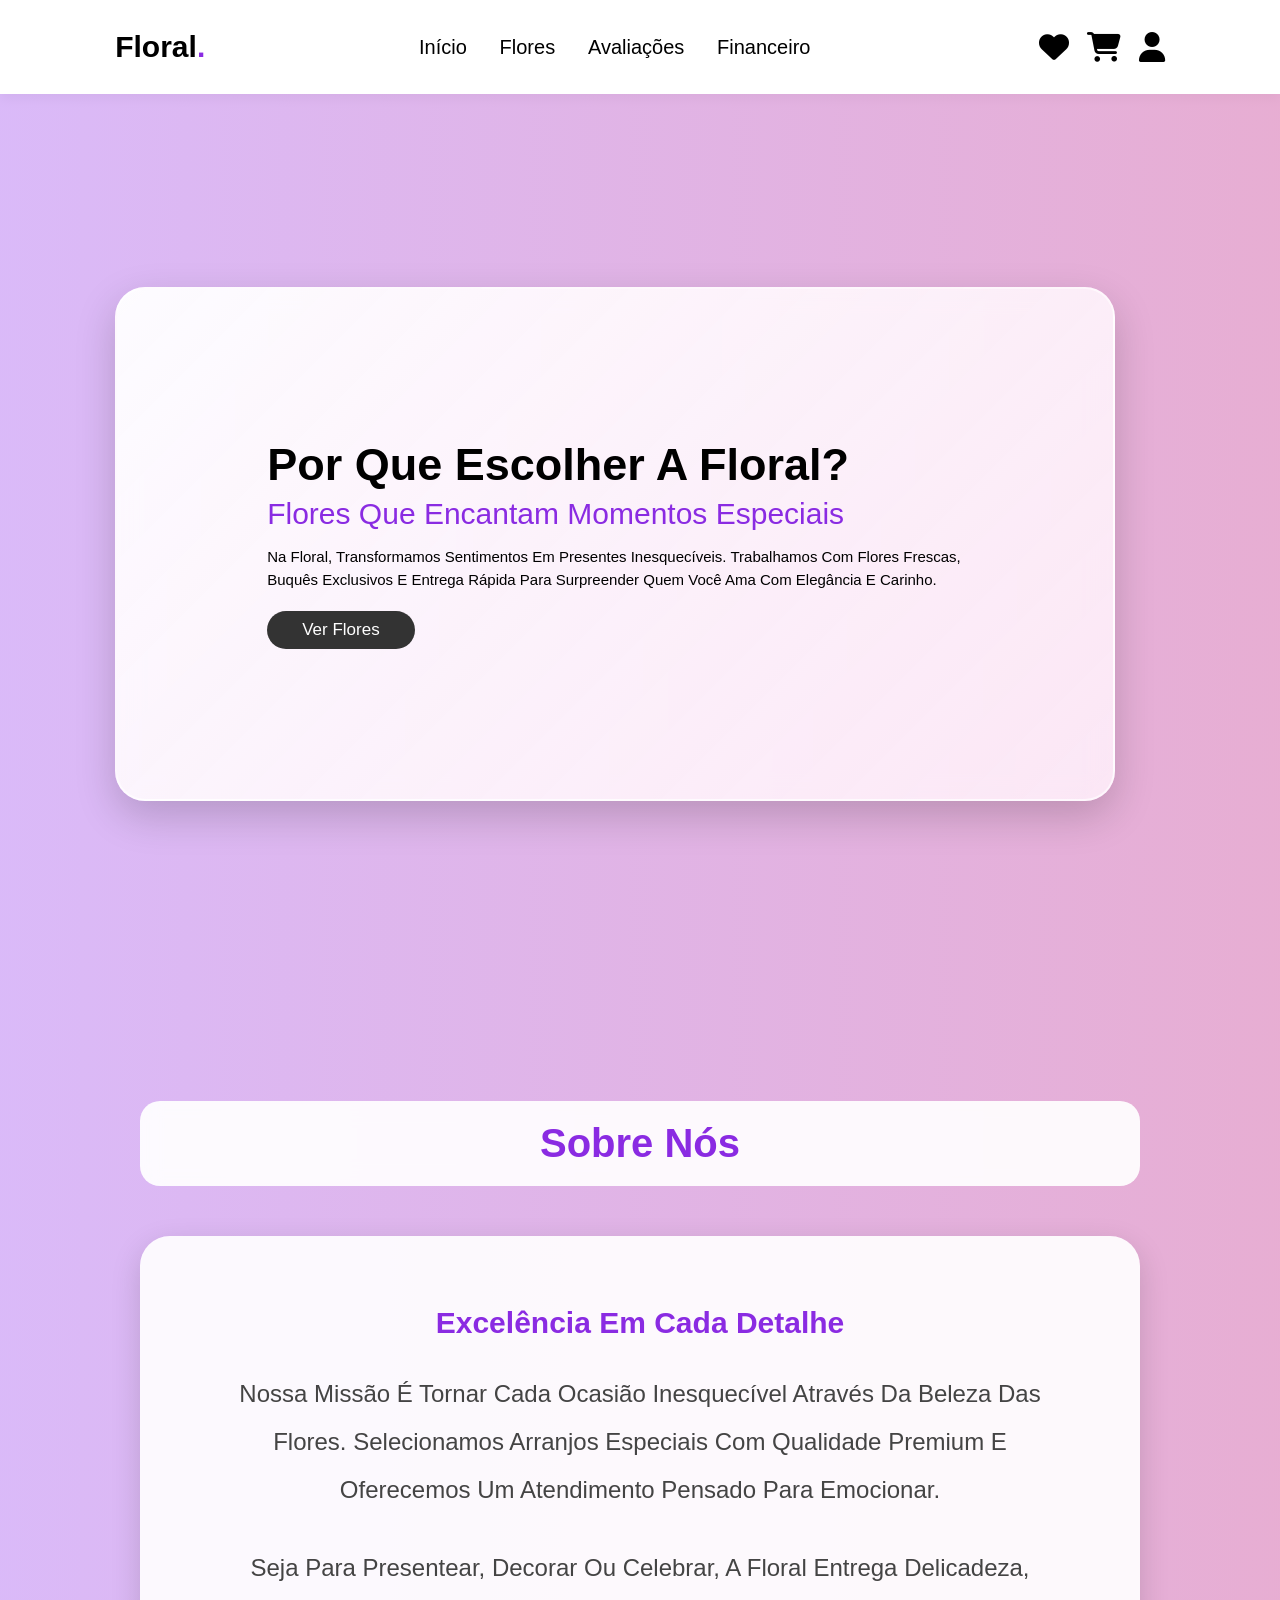
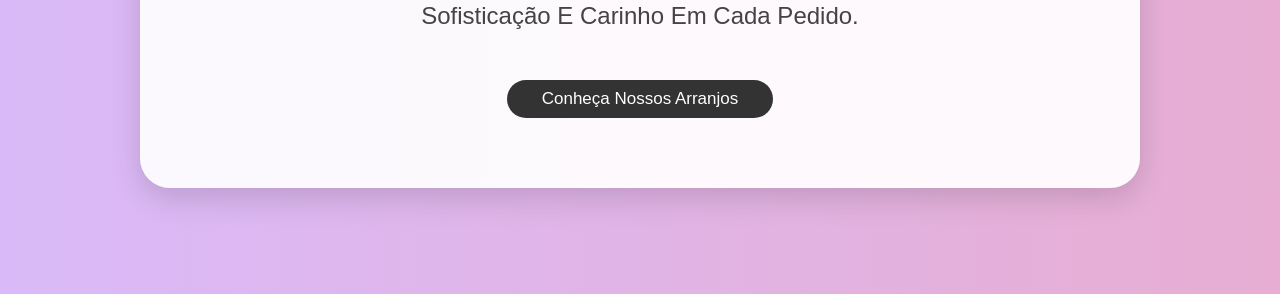
<file: index.html>
<!DOCTYPE html>
<html lang="pt-br">
<head>
    <meta charset="UTF-8">
    <meta name="viewport" content="width=device-width, initial-scale=1.0">
    <title>Floral</title>
    <link rel="stylesheet" href="https://cdnjs.cloudflare.com/ajax/libs/font-awesome/6.5.0/css/all.min.css">
    <link rel="stylesheet" href="style.css">
</head>
<body>
 
<header>
    <input type="checkbox" id="toggler">
    <label for="toggler" class="fas fa-bars"></label>
 
    <a href="index.html" class="logo">Floral<span>.</span></a>
 
    <nav class="navbar">
        <a href="index.html">Início</a>
        <a href="produtos.html">Flores</a>
        <a href="avaliacao.html">Avaliações</a>
        <a href="financeiro.html">Financeiro</a>
    </nav>
 
    <div class="icons">
        <a href="produtos.html" class="fas fa-heart"></a>
        <a href="#" class="fas fa-shopping-cart"></a>
        <a href="#" class="fas fa-user"></a>
    </div>
</header>
 
 
<section class="home" id="home">
    <div class="content">
        <h3>Por que escolher a Floral?</h3>
        <span>Flores que encantam momentos especiais</span>
        <p>
            Na Floral, transformamos sentimentos em presentes inesquecíveis.
            Trabalhamos com flores frescas, buquês exclusivos e entrega rápida
            para surpreender quem você ama com elegância e carinho.
        </p>
        <a href="produtos.html" class="btn">Ver Flores</a>
    </div>
</section>
 
 
<section class="about" id="about">
    <h1 class="heading"><span>Sobre Nós</span></h1>
 
    <div class="row">
        <div class="content">
            <h3>Excelência em cada detalhe</h3>
            <p>
                Nossa missão é tornar cada ocasião inesquecível através da beleza
                das flores. Selecionamos arranjos especiais com qualidade premium
                e oferecemos um atendimento pensado para emocionar.
            </p>
            <p>
                Seja para presentear, decorar ou celebrar, a Floral entrega
                delicadeza, sofisticação e carinho em cada pedido.
            </p>
            <a href="produtos.html" class="btn">Conheça Nossos Arranjos</a>
        </div>
    </div>
</section>
 
</body>
</html>
</file>
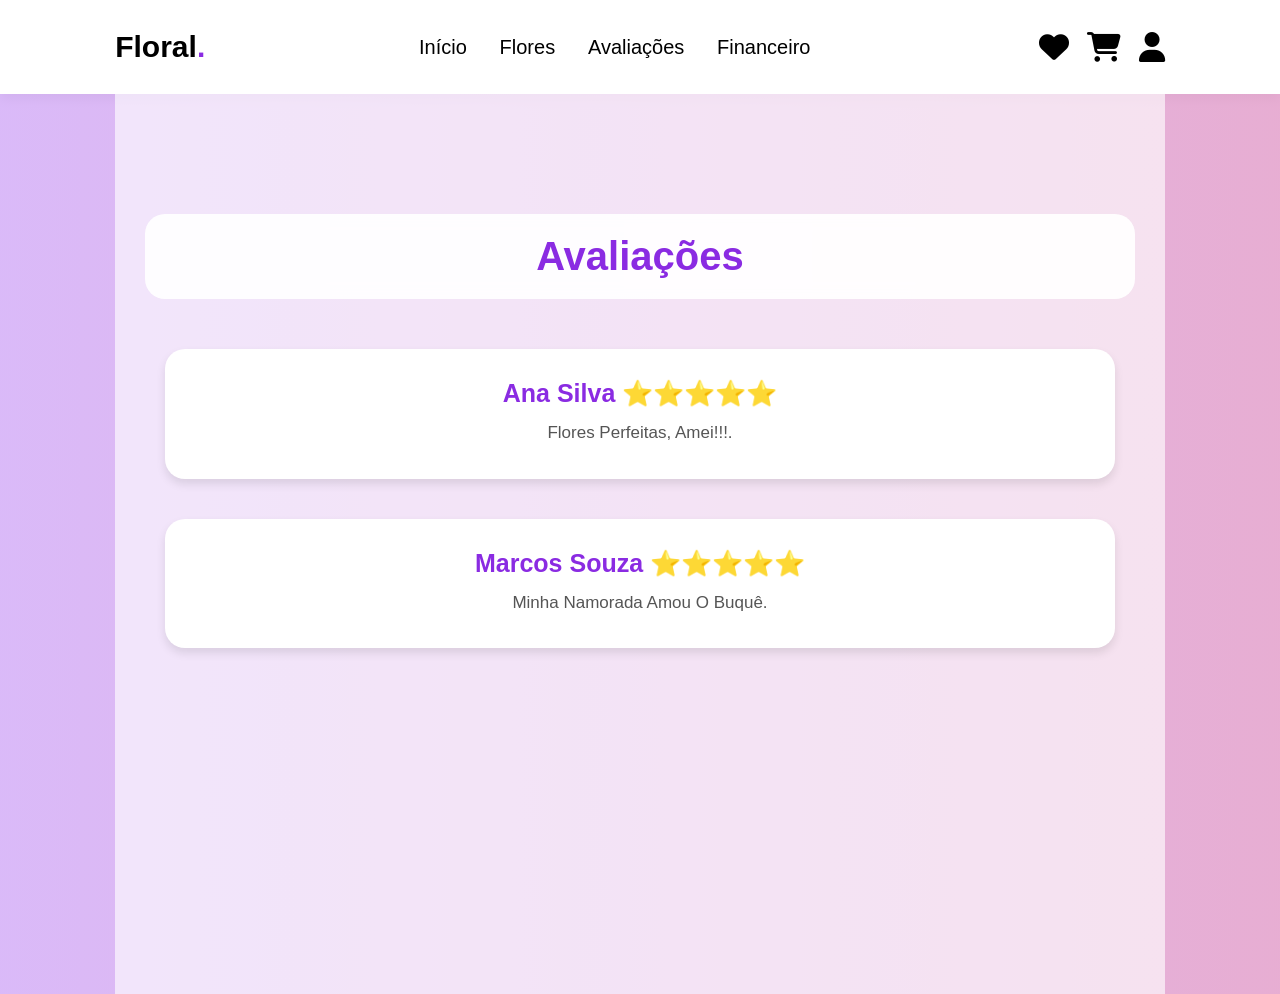
<file: avaliacao.html>
<!DOCTYPE html>
<html lang="pt-br">
<head>
    <meta charset="UTF-8">
    <meta name="viewport" content="width=device-width, initial-scale=1.0">
    <title>Floral</title>
    <link rel="stylesheet" href="https://cdnjs.cloudflare.com/ajax/libs/font-awesome/6.5.0/css/all.min.css">
    <link rel="stylesheet" href="style.css">
</head>
<body>
 
<header>
    <input type="checkbox" id="toggler">
    <label for="toggler" class="fas fa-bars"></label>
 
    <a href="index.html" class="logo">Floral<span>.</span></a>
 
    <nav class="navbar">
        <a href="index.html">Início</a>
        <a href="produtos.html">Flores</a>
        <a href="avaliacao.html">Avaliações</a>
        <a href="financeiro.html">Financeiro</a>
    </nav>
 
    <div class="icons">
        <a href="produtos.html" class="fas fa-heart"></a>
        <a href="#" class="fas fa-shopping-cart"></a>
        <a href="#" class="fas fa-user"></a>
    </div>
</header>
       <section class="home" id="home">
    <section class="review">

    <h1 class="heading2"><span>Avaliações</span></h1>

    <div class="box">
    <h3>Ana Silva ⭐⭐⭐⭐⭐</h3>
    <p>Flores perfeitas, amei!!!.</p>
    </div>

    <div class="box">
    <h3>Marcos Souza ⭐⭐⭐⭐⭐</h3>
    <p>Minha namorada amou o buquê.</p>
    </div>

    </section>
















        </body>
</html>
</file>
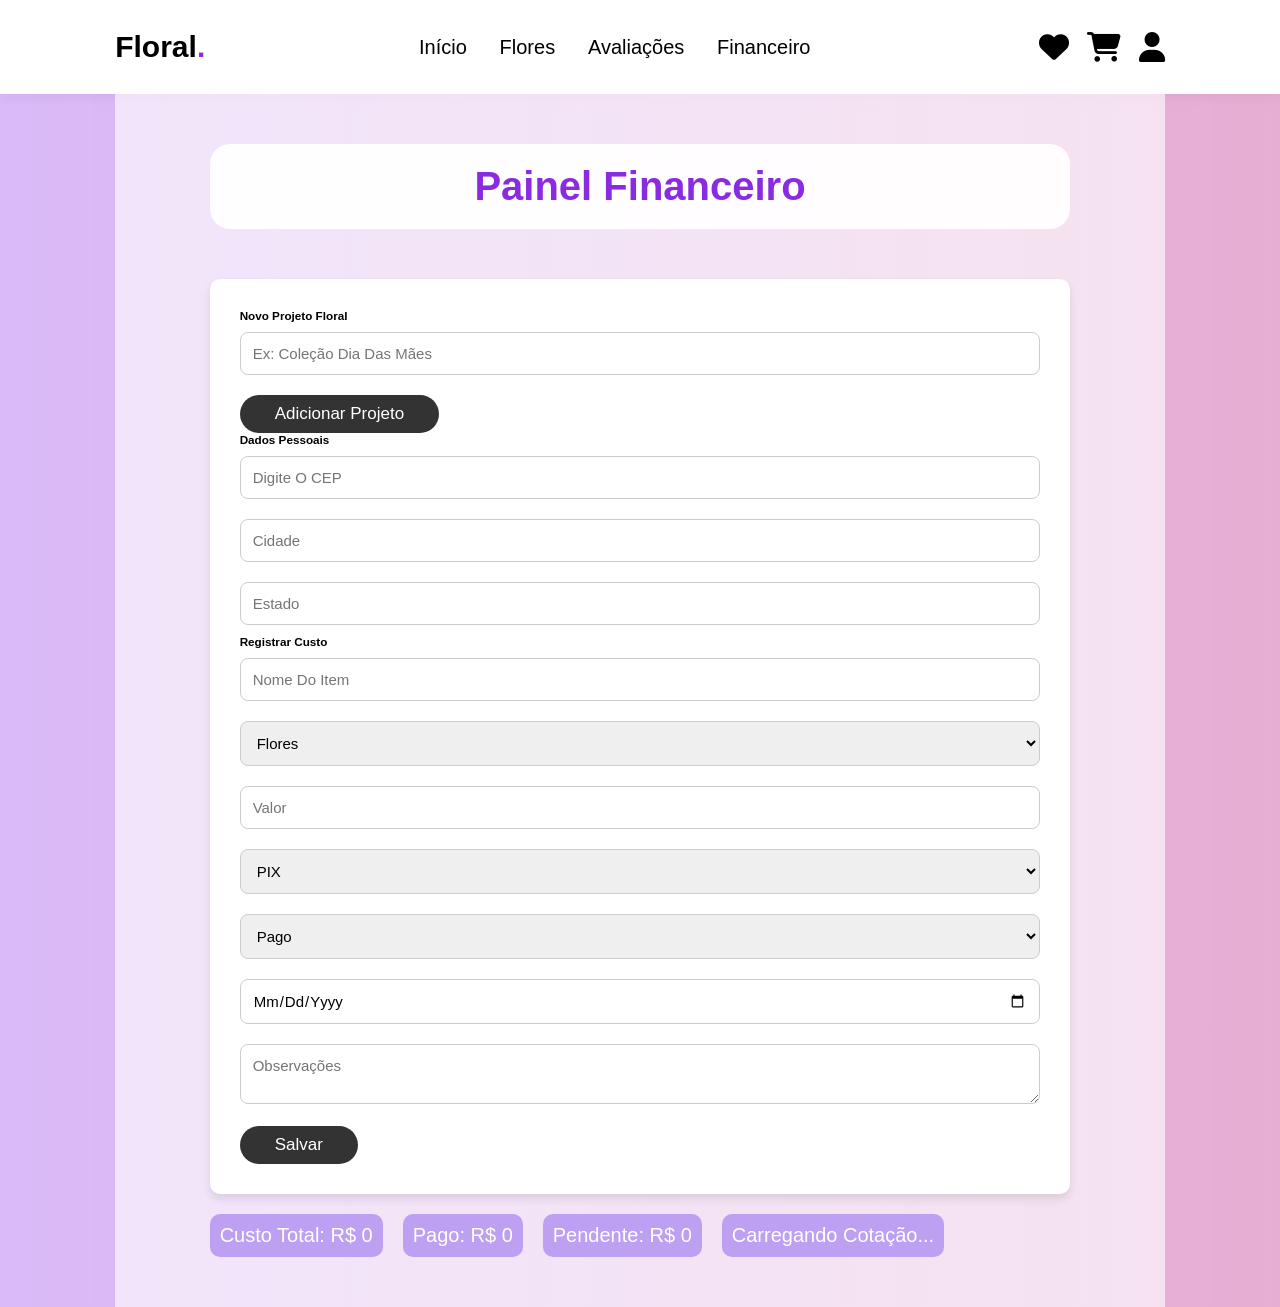
<file: financeiro.html>
<!DOCTYPE html>
<html lang="pt-br">
<head>
    <meta charset="UTF-8">
    <meta name="viewport" content="width=device-width, initial-scale=1.0">
    <title>Floral</title>
    <link rel="stylesheet" href="https://cdnjs.cloudflare.com/ajax/libs/font-awesome/6.5.0/css/all.min.css">
    <link rel="stylesheet" href="style.css">
</head>
<body>
 
<header>
    <input type="checkbox" id="toggler">
    <label for="toggler" class="fas fa-bars"></label>
 
    <a href="index.html" class="logo">Floral<span>.</span></a>
 
    <nav class="navbar">
        <a href="index.html">Início</a>
        <a href="produtos.html">Flores</a>
        <a href="avaliacao.html">Avaliações</a>
        <a href="financeiro.html">Financeiro</a>
    </nav>
 
    <div class="icons">
        <a href="produtos.html" class="fas fa-heart"></a>
        <a href="#" class="fas fa-shopping-cart"></a>
        <a href="#" class="fas fa-user"></a>
    </div>
</header>
       <section class="home" id="home">
       
        
    <section class="financeiro" id="financeiro">

<h1 class="heading2"><span>Painel Financeiro</span></h1>

<div class="finance-box">

<h3>Novo Projeto Floral</h3>
<input type="text" id="projeto" placeholder="Ex: Coleção Dia das Mães">
<button class="btn" onclick="addProjeto()">Adicionar Projeto</button>


<h3>Dados pessoais</h3>
<input type="text" id="cep" onblur="buscarCEP()" placeholder="Digite o CEP">
<input type="text" id="cidade" placeholder="Cidade">
<input type="text" id="estado" placeholder="Estado">

<h3>Registrar Custo</h3>

<input type="text" id="nome" placeholder="Nome do item">

<select id="categoria">
<option>Flores</option>
<option>Embalagens</option>
<option>Transporte</option>
<option>Mão de Obra</option>
<option>Marketing</option>
</select>

<input type="number" id="valor" placeholder="Valor">

<select id="pagamento">
<option>PIX</option>
<option>Cartão</option>
<option>Boleto</option>
</select>

<select id="status">
<option>Pago</option>
<option>Pendente</option>
<option>Parcial</option>
</select>

<input type="date" id="data">


<textarea id="obs" placeholder="Observações"></textarea>

<button class="btn" onclick="addItem()">Salvar</button>



</div>

<div class="resumo">
<div class="card" id="total">Custo Total: R$ 0,00</div>
<div class="card" id="pago">Pago: R$ 0,00</div>
<div class="card" id="pendente">Pendente: R$ 0,00</div>
<div class="card" id="cotacao">Carregando cotação...</div>
</div>

<div id="listaCustos"></div>

</section>

<script src="financeiro.js"></script>
</file>
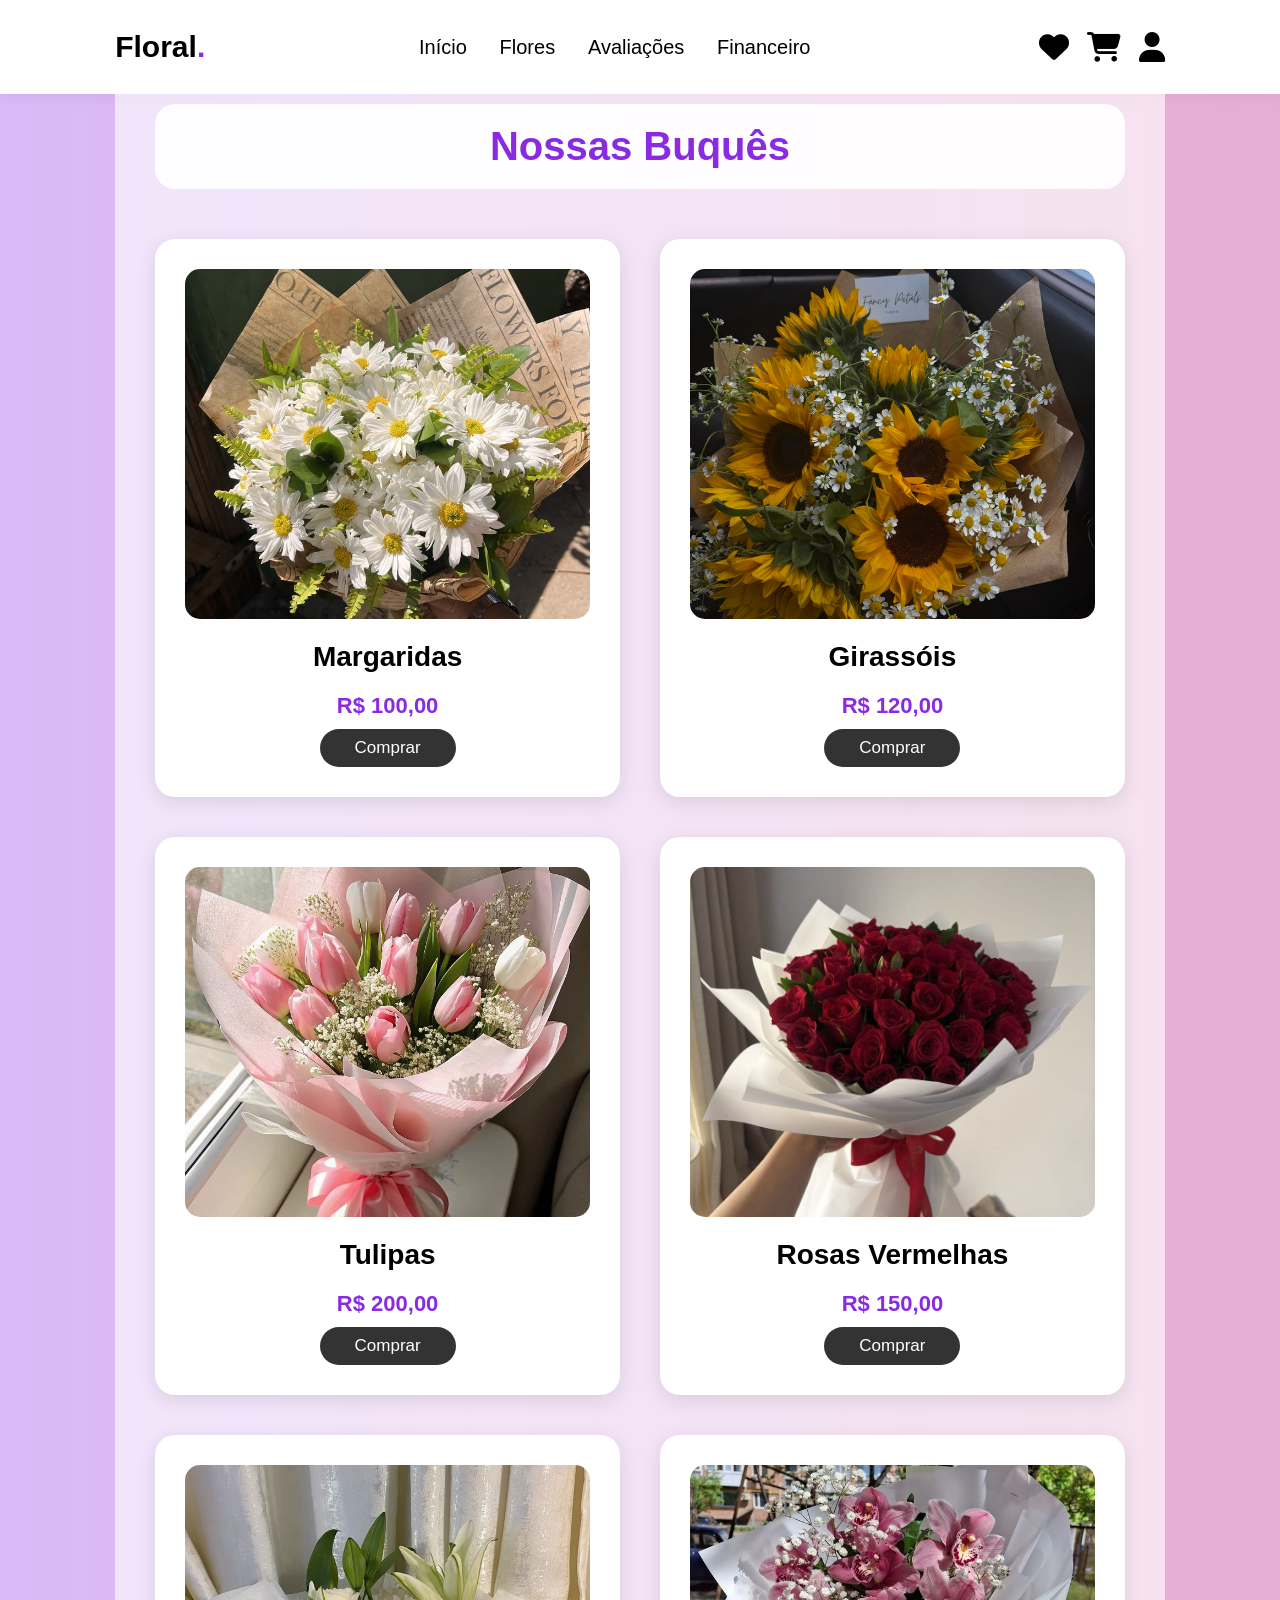
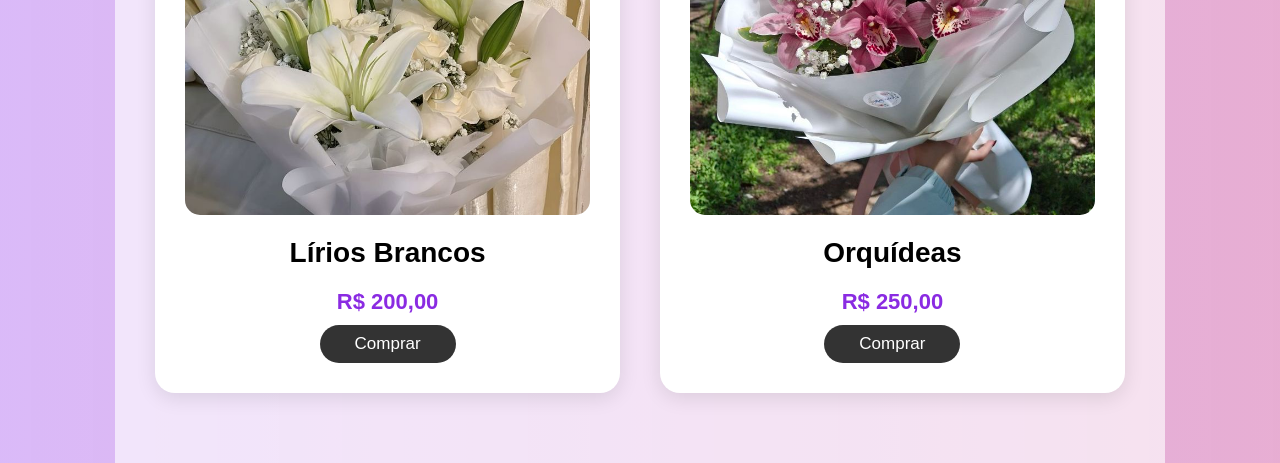
<file: produtos.html>
<!DOCTYPE html>
<html lang="pt-br">
<head>
    <meta charset="UTF-8">
    <meta name="viewport" content="width=device-width, initial-scale=1.0">
    <title>Floral</title>
    <link rel="stylesheet" href="https://cdnjs.cloudflare.com/ajax/libs/font-awesome/6.5.0/css/all.min.css">
    <link rel="stylesheet" href="style.css">
</head>
<body>
 
<header>
    <input type="checkbox" id="toggler">
    <label for="toggler" class="fas fa-bars"></label>
 
    <a href="index.html" class="logo">Floral<span>.</span></a>
 
    <nav class="navbar">
        <a href="index.html">Início</a>
        <a href="produtos.html">Flores</a>
        <a href="avaliacao.html">Avaliações</a>
        <a href="financeiro.html">Financeiro</a>
    </nav>
 
    <div class="icons">
        <a href="produtos.html" class="fas fa-heart"></a>
        <a href="#" class="fas fa-shopping-cart"></a>
        <a href="#" class="fas fa-user"></a>
    </div>
</header>
       <section class="home" id="home">
       <section class="productos">

<h1 class="heading2"><span>Nossas Buquês</span></h1>

<div class="boxi-container">

<div class="boxi">
<img src="images/margaridas.jpg">
<h3>Margaridas</h3>
<p>R$ 100,00</p>
<a href="#" class="btn">Comprar</a>
</div>

<div class="boxi">
<img src="images/girassol.jpg">
<h3>Girassóis</h3>
<p>R$ 120,00</p>
<a href="#" class="btn">Comprar</a>
</div>

<div class="boxi">
<img src="images/tulipa.jpg">
<h3>Tulipas</h3>
<p>R$ 200,00</p>
<a href="#" class="btn">Comprar</a>
</div>

<div class="boxi">
<img src="images/rosa.jpg">
<h3>Rosas Vermelhas</h3>
<p>R$ 150,00</p>
<a href="#" class="btn">Comprar</a>
</div>

<div class="boxi">
<img src="images/lirio.jpg">
<h3>Lírios Brancos</h3>
<p>R$ 200,00</p>
<a href="#" class="btn">Comprar</a>
</div>

<div class="boxi">
<img src="images/orquidea.jpg">
<h3>Orquídeas</h3>
<p>R$ 250,00</p>
<a href="#" class="btn">Comprar</a>
</div>


 </body>
</html>
</file>
<file: style.css>
:root{
    --purple: #8A2BE2;
}

*{
    margin: 0; padding: 0;
    font-family: Verdana, Geneva, Tahoma, sans-serif;
    box-sizing: border-box;
    outline: none; border: none;
    text-decoration: none;
    text-transform: capitalize;
    transition: .2s linear;
}
html{
    font-size: 62.5%;
    scroll-behavior: smooth;
    scroll-padding: 6rem;
    overflow-x: hidden;
}

section{
    width:100%;
    min-height:100vh;
    padding:12rem 3rem 4rem;
}

/* botão*/

.btn{
    display: inline-block;
    margin-top: 1rem;
    border-radius: 9rem;
    background: #333;
    color: #fff;
    padding: .9rem 3.5rem;
    cursor: pointer;
    font-size: 1.7rem;
}

.btn:hover{
    background: var(--purple);
}

/*header parte de cima*/

header{
    top: 0; left: 0; right: 0;
    background-color: #ffffffc4;
    padding: 3rem 9%;
    display: flex;
    align-items: center;
    justify-content: space-between;
    z-index: 1000;
    box-shadow: 0 .5rem 1rem rgba(0, 0, 0, 0.1);
}

header .logo{
    font-size: 3rem;
    color: #000000;
    font-weight: bolder;
}

 header .logo span{
    color:var(--purple);
 }

 /*nav barra*/

 header .navbar a{
    font-size: 2rem;
    padding:0 1.5rem;
    color: #000000; 
 }

 header .navbar a:hover{
     color:var(--purple);
 }

 /*icones */

 header .icons a{
    font-size: 3rem;
    color: #000000;
    margin-left: 1.5rem;
 }

 header .icons a:hover{
    color:var(--purple);
 }

header #toggler{
    display: none;
}

header .fa-bars{
    font-size: 3rem;
    color: #333;
    border-radius: .5rem;
    padding: .18rem .6rem ;
    cursor: pointer;
    border: .1rem solid rgba(0, 0, 0, .3);
    display: none;
}

/*Pg inicial*/

.home{
    display: flex;
    align-items: center;
    justify-content: flex-start;
    min-height: 100vh;
    background: linear-gradient(to right,#c796f5a8, #e98faec7);
    background-size: 1925px 932px;
    padding: 0 9%;
}

.home .content{
    max-width: 100rem;
     background:linear-gradient(
        135deg,
        rgba(255,255,255,.95),
        rgba(255,240,250,.85));
    padding:15rem;
    border-radius:3rem;
    box-shadow:0 1.5rem 4rem rgba(0,0,0,.18);
    border:.2rem solid rgba(255,255,255,.6);
    backdrop-filter:blur(12px);
}
.home .content h3{
    font-size: 4.5rem;
    color: #000000;
}
.home .content span{
    font-size:  3rem;
    color:var(--purple);
    padding: 1rem 0;
    line-height: 1.5;
}
.home .content p{
    font-size:  1.5rem;
    color:#000000;
    padding: 1rem 0;
    line-height: 1.5;
}

/* Pg sobre*/

.about{
    display:flex;
    flex-direction:column;
    align-items:center;
    justify-content:center;
    min-height:100vh;
    background: linear-gradient(to right,#c796f5a8, #e98faec7);
    background-size: 1925px 932px;
    padding:5rem 9%;
    text-align:center;
}

.heading{
    width:100%;
    max-width:100rem;
    text-align:center;
    font-size:4rem;
    color:#000;
    padding:2rem;
    margin-bottom:5rem;
    border-radius:2rem;
    background:rgba(255,255,255,.92);
    backdrop-filter:blur(10px);
}

.heading span{
    color:var(--purple);
}

.about .row{
    width:100%;
    display:flex;
    justify-content:center;
    align-items:center;
}

.about .row .content{
    width:100%;
    max-width:100rem;
    background:rgba(255,255,255,.92);
    padding:7rem;
    border-radius:3rem;
    box-shadow:0 1rem 3rem rgba(0,0,0,.15);
    text-align:center;
}

.about .row .content h3{
    font-size:3rem;
    color:var(--purple);
    margin-bottom:3rem;
}

.about .row .content p{
    font-size:2.4rem;
    color:#444;
    line-height:2;
    margin-bottom:3rem;
}


/*financeiro*/
.financeiro{
     background: rgba(255, 255, 255, 0.637);
    padding:5rem 9%;
}

.finance-box{
    background:#fff;
    padding:3rem;
    border-radius:1rem;
    box-shadow:0 .5rem 1rem rgba(0,0,0,.1);
}

.finance-box input,
.finance-box select,
.finance-box textarea{
    width:100%;
    padding:1.2rem;
    margin:1rem 0;
    border:.1rem solid #ccc;
    border-radius:.8rem;
    font-size:1.5rem;
}

.resumo{
    display:flex;
    gap:2rem;
    margin-top:2rem;
}

.card{
    background:#bda0f1;
    color:white;
    padding:1rem;
    border-radius:1rem;
    text-align:center;
    font-size:2rem;
}

/*produtos*/
.productos{
    width:100%;
    min-height:100vh;
    padding:1rem 4rem;
    background: rgba(255, 255, 255, 0.637);
}

.heading2{
    width:100%;
    text-align:center;
    font-size:4rem;
    color:#000;
    padding-top: 100;
    padding:2rem;
    margin-bottom:5rem;
    border-radius:2rem;
    background:rgba(255,255,255,.92);
    backdrop-filter:blur(10px);  
}

.heading2 span{
    color:var(--purple);
}

.productos .boxi-container{
    width:100%;
    display:grid;
    grid-template-columns:repeat(auto-fit,minmax(35rem,1fr));
    gap:4rem;
    margin-bottom:6rem;
}

.productos .boxi{
    background:#fff;
    border-radius:2rem;
    padding:3rem;
    text-align:center;
    box-shadow:0 .5rem 2rem rgba(0,0,0,.1);
}

.productos .boxi img{
    width:100%;
    height:35rem;
    object-fit:cover;
    border-radius:1.5rem;
}

.productos .boxi h3{
    font-size:2.8rem;
    margin:2rem 0;
}

.productos .boxi p{
    font-size:2.2rem;
    color:var(--purple);
    font-weight:bold;
}

.productos .boxi:hover{
    transform:translateY(-10px);
}

/*avaliação*/

.review{
    background: rgba(255, 255, 255, 0.637);
    min-height:100vh;
    padding-top:12rem;
    width: 100%;
}

.review .box{
    background:#fff;
    padding:3rem;
    width: 100%;
    border-radius:2rem;
    box-shadow:0 .5rem 1rem rgba(0,0,0,.1);
    margin:4rem auto;
    max-width:95rem;
    text-align:center;
}

.review .box h3{
    font-size:2.5rem;
    color:var(--purple);
}

.review .box p{
    font-size:1.7rem;
    color:#555;
    line-height:1.8;
    margin-top:1rem;
}

.review .box:hover{
    transform:scale(1.03);
}

/* responsivel*/

@media (max-width:991px){
    html{
        font-size: 55%;
    }
    header{
        padding: 2rem;
    }
    section{
        padding: 2rem;
    }
   
}

@media (max-width:768px){
    header .fa-bars{
        display: block;
    }

    header .navbar{
        position: absolute;
        top: 100%; left: 0; right: 0;
        background: #eee;
        border-top: .1rem solid rgba(0, 0, 0, .1);
        clip-path: polygon(0 0, 100% 0, 100% 0, 0 0);

    }
        header #toggler:checked ~.navbar{
            clip-path: polygon(0 0, 100% 0, 100% 100%, 0 100%);
        }

    header .navbar a{
      margin: 1.5rem;
      padding: 1.5rem;
      background: #fff;
      border: .1rem solid rgba(0, 0, 0, .1);
      display: block;  
    }

}

@media (max-width:450px){
    html{
    font-size: 50%;}
    .heading{
      font-size: 3rem;  
    }
}
</file>
